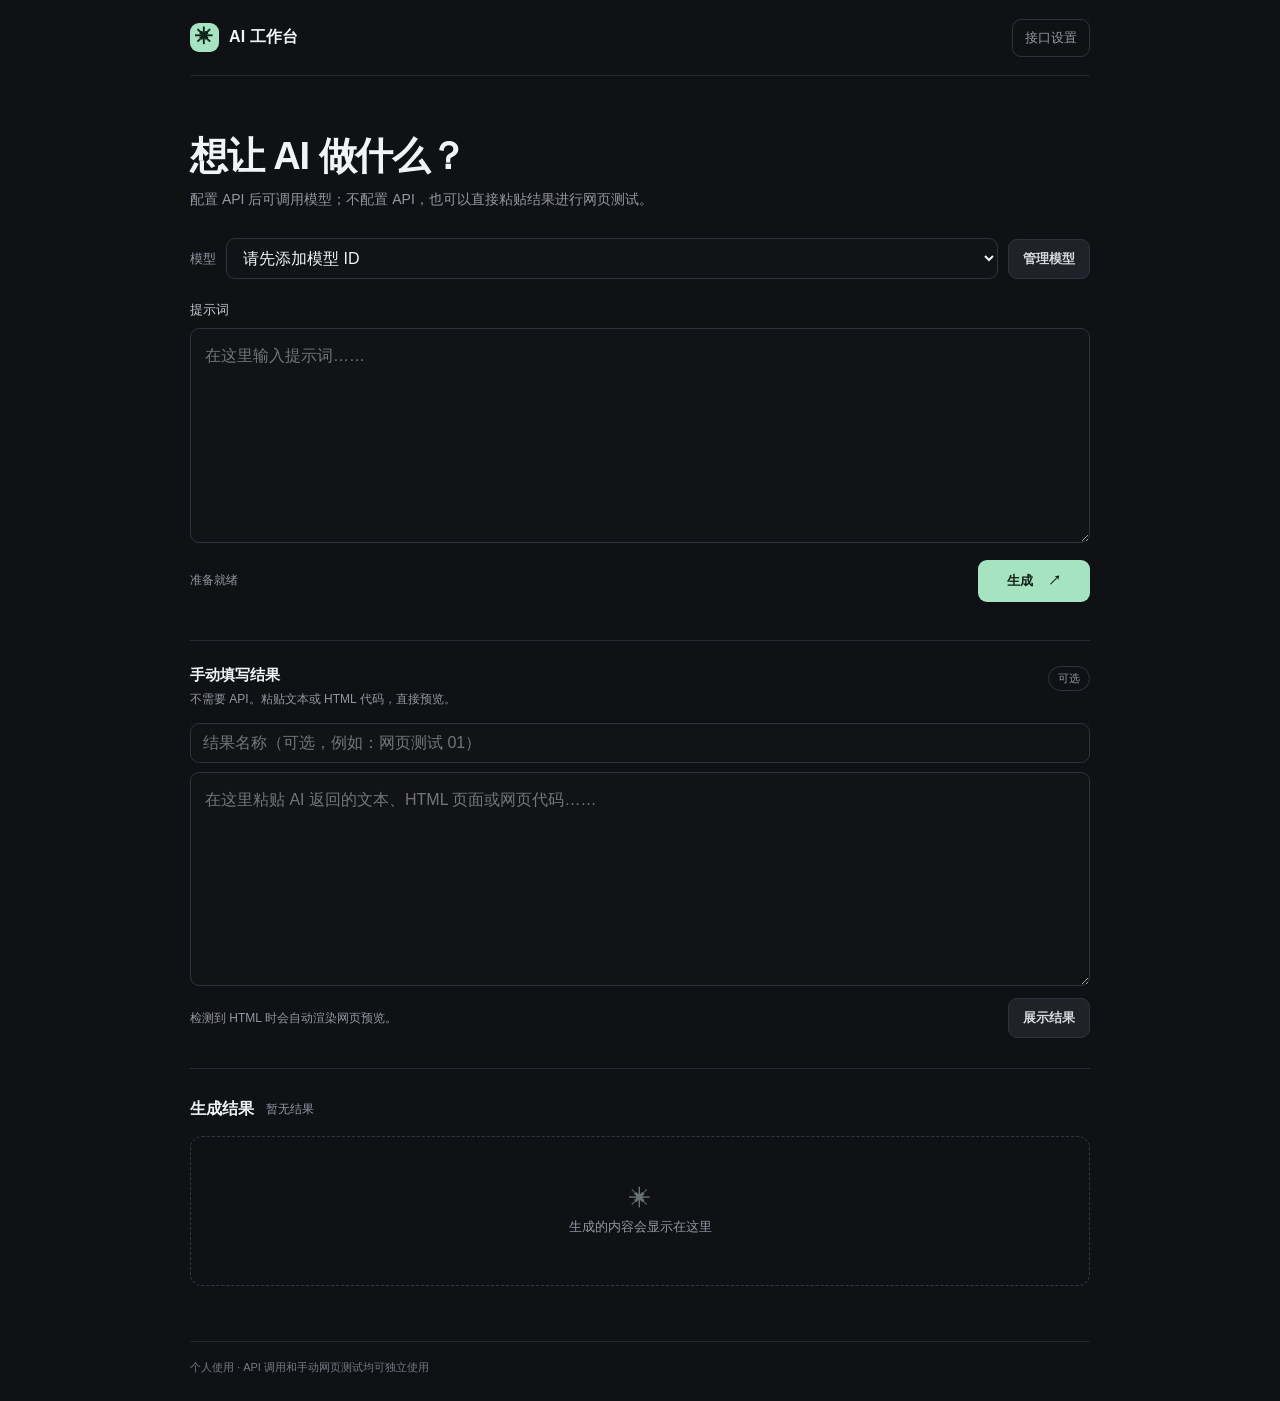
<file: index.html>
<!doctype html>
<html lang="zh-CN">
<head>
  <meta charset="utf-8">
  <meta name="viewport" content="width=device-width,initial-scale=1">
  <meta name="description" content="个人 AI 提示词工作台">
  <title>AI 工作台</title>
  <link rel="stylesheet" href="./workbench.css">
</head>
<body>
  <main class="app">
    <header class="header">
      <div class="brand"><span class="brand-icon">✳</span><span>AI 工作台</span></div>
      <details class="settings" id="settings">
        <summary>接口设置</summary>
        <div class="settings-panel">
          <label>API Base URL<input id="baseUrl" type="url" placeholder="https://api.example.com/v1" autocomplete="url"></label>
          <label>API Key<input id="apiKey" type="password" placeholder="输入你的 API Key" autocomplete="off"></label>
          <button id="saveSettings" class="button secondary" type="button">保存接口设置</button>
          <p id="settingsStatus" class="hint" aria-live="polite">API 为可选项。API Key 只保存在当前浏览器会话。</p>
        </div>
      </details>
    </header>

    <section class="composer" aria-labelledby="pageTitle">
      <h1 id="pageTitle">想让 AI 做什么？</h1>
      <p class="subtitle">配置 API 后可调用模型；不配置 API，也可以直接粘贴结果进行网页测试。</p>

      <div class="model-row">
        <label class="model-select-label" for="modelSelect">模型</label>
        <select id="modelSelect" aria-label="选择模型"></select>
        <button id="manageModels" class="button secondary" type="button">管理模型</button>
      </div>

      <section id="modelManager" class="model-manager" hidden aria-label="模型 ID 管理">
        <div class="manager-title"><strong>模型 ID</strong><span>添加后会保存在当前浏览器</span></div>
        <form id="modelForm" class="add-model-form">
          <input id="newModelId" type="text" placeholder="输入模型 ID，例如 gpt-4.1" autocomplete="off" required>
          <button class="button primary" type="submit">添加模型</button>
        </form>
        <ul id="modelList" class="model-list"></ul>
      </section>

      <label class="prompt-label" for="prompt">提示词</label>
      <textarea id="prompt" rows="7" placeholder="在这里输入提示词……"></textarea>
      <div class="composer-footer">
        <span id="runStatus" class="hint" aria-live="polite">准备就绪</span>
        <button id="generate" class="button primary generate" type="button"><span>生成</span><span aria-hidden="true">↗</span></button>
      </div>
    </section>

    <section class="manual-entry" aria-labelledby="manualTitle">
      <div class="manual-heading">
        <div><h2 id="manualTitle">手动填写结果</h2><p>不需要 API。粘贴文本或 HTML 代码，直接预览。</p></div>
        <span class="optional-tag">可选</span>
      </div>
      <input id="manualLabel" class="manual-label" type="text" placeholder="结果名称（可选，例如：网页测试 01）">
      <textarea id="manualOutput" rows="7" placeholder="在这里粘贴 AI 返回的文本、HTML 页面或网页代码……"></textarea>
      <div class="manual-footer"><span class="hint">检测到 HTML 时会自动渲染网页预览。</span><button id="addManualResult" class="button secondary" type="button">展示结果</button></div>
    </section>

    <section class="results-section" aria-labelledby="resultsTitle">
      <div class="results-heading"><h2 id="resultsTitle">生成结果</h2><span id="resultCount" class="hint">暂无结果</span></div>
      <div id="results" class="results">
        <div class="empty-state"><span>✳</span><p>生成的内容会显示在这里</p></div>
      </div>
    </section>
    <footer>个人使用 · API 调用和手动网页测试均可独立使用</footer>
  </main>
  <script src="./workbench.js" defer></script>
</body>
</html>
</file>
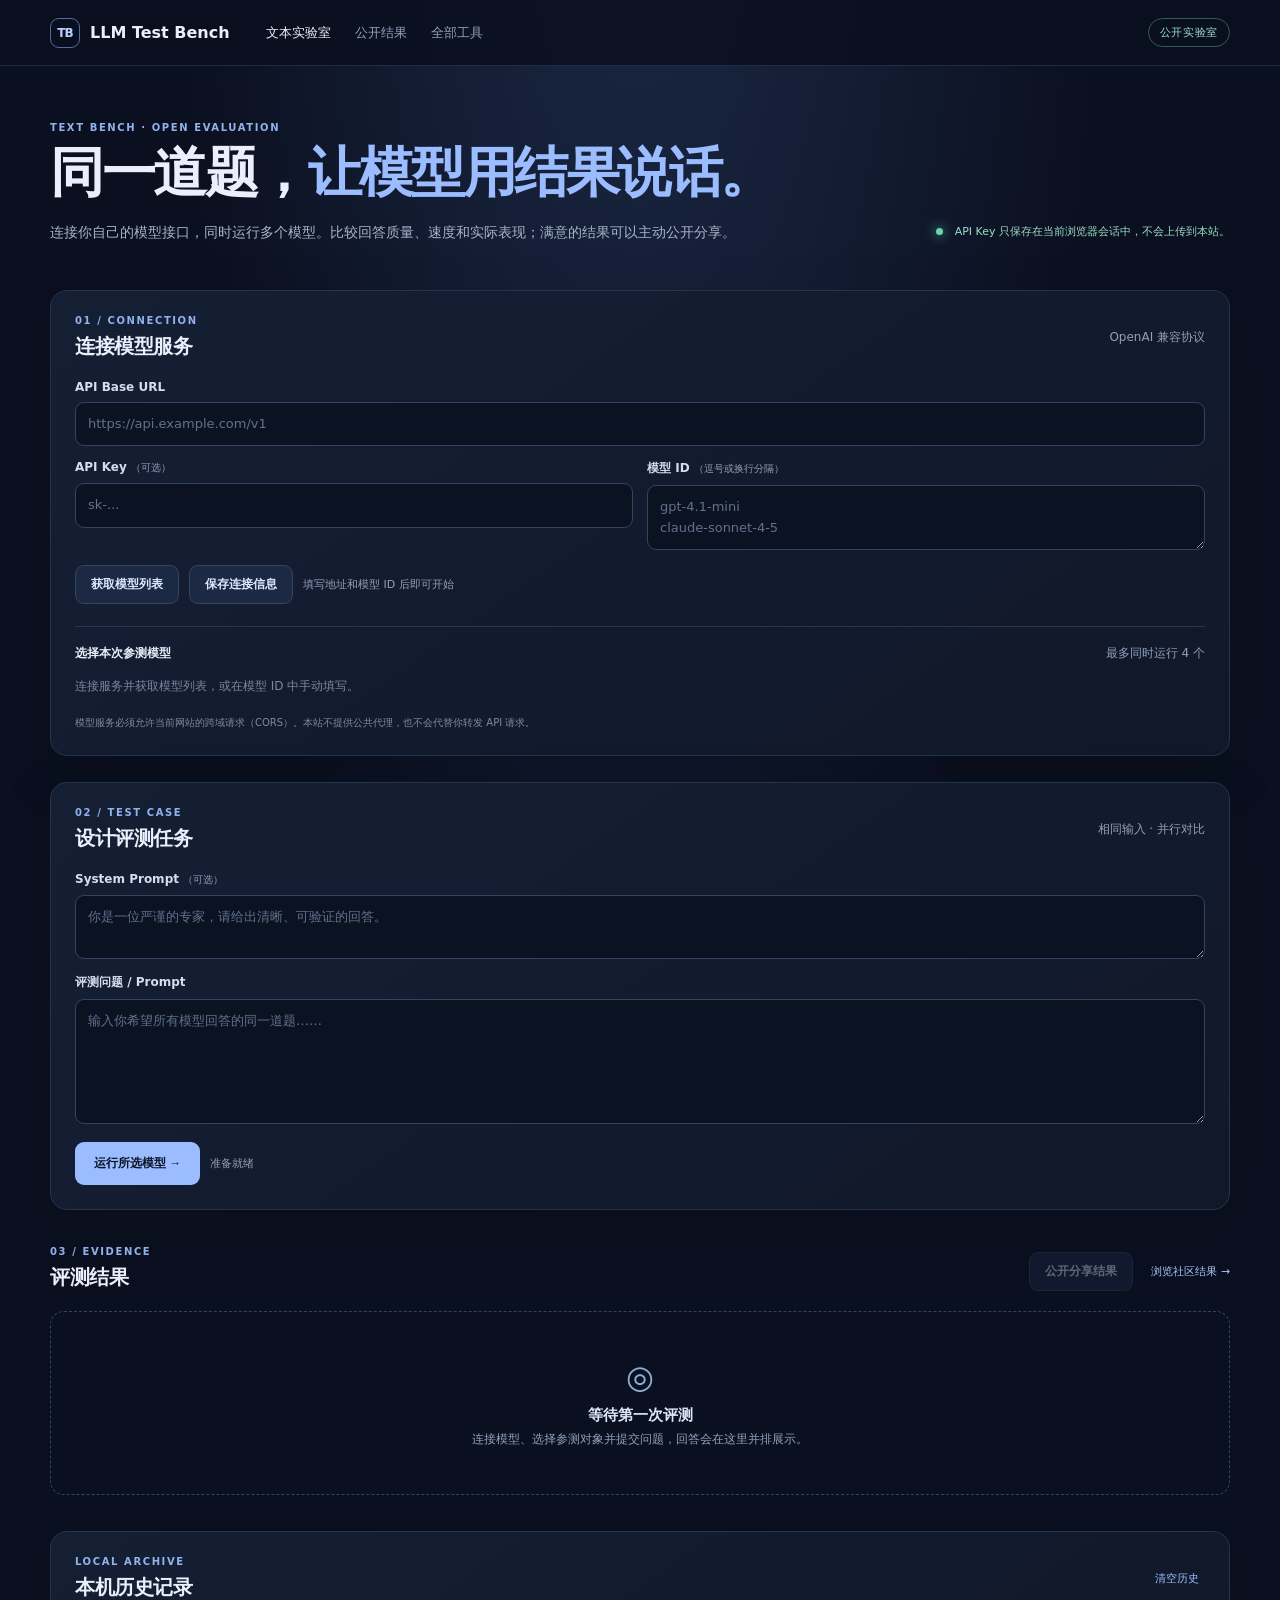
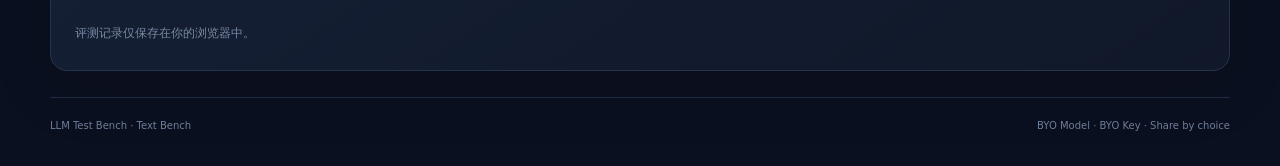
<file: text-bench/index.html>
<!doctype html>
<html lang="zh-CN" data-theme="dark">
<head>
  <meta charset="utf-8">
  <meta name="viewport" content="width=device-width,initial-scale=1">
  <meta name="description" content="公开模型文本评测实验室。使用自己的 OpenAI 兼容 API，同时运行多个模型，比较回答并分享结果。">
  <title>文本评测实验室 · LLM Test Bench</title>
  <link rel="icon" href="../favicon.svg" type="image/svg+xml">
  <link rel="stylesheet" href="./styles.css">
  <script type="module" src="./app.js"></script>
</head>
<body>
  <header class="topbar">
    <a class="brand" href="../"><span class="brand-mark">TB</span><span>LLM Test Bench</span></a>
    <nav><a class="active" href="./">文本实验室</a><a href="../shares.html">公开结果</a><a href="../">全部工具</a></nav>
    <span class="public-tag">公开实验室</span>
  </header>

  <main class="layout">
    <section class="hero">
      <div>
        <p class="eyebrow">TEXT BENCH · OPEN EVALUATION</p>
        <h1>同一道题，<span>让模型用结果说话。</span></h1>
        <p class="hero-copy">连接你自己的模型接口，同时运行多个模型。比较回答质量、速度和实际表现；满意的结果可以主动公开分享。</p>
      </div>
      <div class="hero-note"><span class="dot"></span> API Key 只保存在当前浏览器会话中，不会上传到本站。</div>
    </section>

    <section class="panel provider-panel">
      <div class="section-heading">
        <div><p class="eyebrow">01 / CONNECTION</p><h2>连接模型服务</h2></div>
        <span class="muted">OpenAI 兼容协议</span>
      </div>
      <div class="form-grid">
        <label class="field wide"><span>API Base URL</span><input id="baseUrl" type="url" placeholder="https://api.example.com/v1" autocomplete="url"></label>
        <label class="field"><span>API Key <small>（可选）</small></span><input id="apiKey" type="password" placeholder="sk-..." autocomplete="off"></label>
        <label class="field"><span>模型 ID <small>（逗号或换行分隔）</small></span><textarea id="modelIds" rows="2" placeholder="gpt-4.1-mini&#10;claude-sonnet-4-5"></textarea></label>
      </div>
      <div class="toolbar">
        <button id="fetchModels" class="button secondary" type="button">获取模型列表</button>
        <button id="saveConnection" class="button secondary" type="button">保存连接信息</button>
        <span id="connectionStatus" class="status" role="status">填写地址和模型 ID 后即可开始</span>
      </div>
      <div class="model-picker">
        <div class="picker-heading"><strong>选择本次参测模型</strong><span class="muted">最多同时运行 4 个</span></div>
        <div id="modelChoices" class="model-choices"><p class="empty-inline">连接服务并获取模型列表，或在模型 ID 中手动填写。</p></div>
      </div>
      <p class="fine-print">模型服务必须允许当前网站的跨域请求（CORS）。本站不提供公共代理，也不会代替你转发 API 请求。</p>
    </section>

    <section class="panel prompt-panel">
      <div class="section-heading">
        <div><p class="eyebrow">02 / TEST CASE</p><h2>设计评测任务</h2></div>
        <span class="muted">相同输入 · 并行对比</span>
      </div>
      <label class="field"><span>System Prompt <small>（可选）</small></span><textarea id="systemPrompt" rows="2" placeholder="你是一位严谨的专家，请给出清晰、可验证的回答。"></textarea></label>
      <label class="field"><span>评测问题 / Prompt</span><textarea id="prompt" rows="5" placeholder="输入你希望所有模型回答的同一道题……"></textarea></label>
      <div class="toolbar run-toolbar">
        <button id="runModels" class="button primary" type="button">运行所选模型 <span aria-hidden="true">→</span></button>
        <span id="runStatus" class="status" role="status">准备就绪</span>
      </div>
    </section>

    <section class="results-section">
      <div class="section-heading">
        <div><p class="eyebrow">03 / EVIDENCE</p><h2>评测结果</h2></div>
        <div class="result-actions"><button id="shareResults" class="button secondary" type="button" disabled>公开分享结果</button><a class="text-link" href="../shares.html">浏览社区结果 →</a></div>
      </div>
      <div id="results" class="results-grid"><div class="empty-state"><span class="empty-icon">◎</span><h3>等待第一次评测</h3><p>连接模型、选择参测对象并提交问题，回答会在这里并排展示。</p></div></div>
    </section>

    <section class="panel history-panel">
      <div class="section-heading"><div><p class="eyebrow">LOCAL ARCHIVE</p><h2>本机历史记录</h2></div><button id="clearHistory" class="text-button" type="button">清空历史</button></div>
      <div id="historyList" class="history-list"><p class="empty-inline">评测记录仅保存在你的浏览器中。</p></div>
    </section>

    <footer><span>LLM Test Bench · Text Bench</span><span>BYO Model · BYO Key · Share by choice</span></footer>
  </main>
</body>
</html>
</file>
<file: workbench.css>
:root{color-scheme:dark;--bg:#101114;--panel:#181a1f;--panel2:#202229;--line:#30333c;--text:#f2f3f5;--muted:#9297a3;--accent:#a6e3c1;--accentText:#102219;--danger:#ff8585;font-family:Inter,-apple-system,BlinkMacSystemFont,"Segoe UI",sans-serif}*{box-sizing:border-box}body{margin:0;background:var(--bg);color:var(--text);min-height:100vh}.app{width:min(900px,calc(100% - 36px));margin:0 auto}.header{height:76px;display:flex;align-items:center;justify-content:space-between;border-bottom:1px solid #24262c}.brand{display:flex;align-items:center;gap:10px;font-weight:650;letter-spacing:.2px}.brand-icon{display:grid;place-items:center;width:29px;height:29px;border-radius:9px;background:var(--accent);color:var(--accentText);font-size:18px}.settings{position:relative;color:var(--muted);font-size:13px}.settings summary{cursor:pointer;list-style:none;padding:9px 12px;border:1px solid var(--line);border-radius:9px}.settings summary::-webkit-details-marker{display:none}.settings-panel{position:absolute;z-index:5;right:0;top:42px;width:min(340px,calc(100vw - 40px));padding:16px;background:#202229;border:1px solid var(--line);border-radius:12px;box-shadow:0 18px 50px #0008}.settings-panel label,.prompt-label{display:block;font-size:13px;color:#c7cad1;margin-bottom:8px}.settings-panel input{margin-top:7px}.composer{padding:55px 0 38px;border-bottom:1px solid #292b32}.composer h1{font-size:clamp(27px,5vw,38px);letter-spacing:-1.1px;margin:0 0 9px;font-weight:650}.subtitle{margin:0 0 29px;color:var(--muted);font-size:14px}.model-row{display:flex;align-items:center;gap:10px;margin-bottom:22px}.model-select-label{font-size:13px;color:var(--muted)}select,input,textarea{font:inherit;color:var(--text);background:#111317;border:1px solid var(--line);border-radius:9px;outline:none}select:focus,input:focus,textarea:focus{border-color:#8bc6a7;box-shadow:0 0 0 3px #a6e3c11c}#modelSelect{min-width:0;flex:1;padding:10px 12px}.button{border:0;border-radius:9px;padding:10px 14px;font-weight:600;font-size:13px;cursor:pointer;transition:filter .15s,transform .15s}.button:hover{filter:brightness(1.08)}.button:active{transform:translateY(1px)}.button:disabled{opacity:.55;cursor:wait}.primary{background:var(--accent);color:var(--accentText)}.secondary{background:var(--panel2);border:1px solid var(--line);color:#d8dae0}.model-manager{background:var(--panel);border:1px solid var(--line);border-radius:12px;padding:15px;margin:-7px 0 22px}.manager-title{display:flex;justify-content:space-between;gap:10px;align-items:center;font-size:13px;margin-bottom:12px}.manager-title span{font-size:12px;color:var(--muted)}.add-model-form{display:flex;gap:8px}.add-model-form input{flex:1;min-width:0;padding:10px 12px}.model-list{padding:0;margin:12px 0 0;list-style:none}.model-list li{display:flex;align-items:center;gap:8px;padding:9px 0;border-top:1px solid #2b2e36;font-size:13px}.model-list li span{flex:1;overflow-wrap:anywhere}.model-list button{font-size:12px;padding:6px 9px}.delete-model{color:var(--danger)}.prompt-label{margin-bottom:9px}.prompt-label+textarea{width:100%;padding:14px;resize:vertical;min-height:155px;line-height:1.65}.composer-footer{display:flex;justify-content:space-between;align-items:center;gap:12px;margin-top:13px}.hint{color:var(--muted);font-size:12px}.generate{min-width:112px;display:flex;justify-content:center;gap:15px;align-items:center;padding:12px 16px}.results-section{padding:30px 0 55px}.results-heading{display:flex;align-items:center;gap:12px;margin-bottom:16px}.results-heading h2{font-size:16px;margin:0;font-weight:620}.results{display:grid;gap:15px}.empty-state{border:1px dashed #353842;border-radius:12px;min-height:150px;display:grid;place-content:center;text-align:center;color:var(--muted);gap:6px}.empty-state span{font-size:22px;color:#68716d}.empty-state p{font-size:13px;margin:0}.result-card{background:var(--panel);border:1px solid var(--line);border-radius:12px;overflow:hidden}.result-card header{display:flex;justify-content:space-between;align-items:center;gap:12px;padding:13px 16px;border-bottom:1px solid var(--line)}.result-model{font-size:13px;font-weight:650;overflow-wrap:anywhere}.result-meta{font-size:11px;color:var(--muted);white-space:nowrap}.result-content{padding:18px;line-height:1.75;font-size:14px;overflow-wrap:anywhere;white-space:pre-wrap}.result-content pre{white-space:pre-wrap;margin:0;font:inherit}.html-preview{display:block;width:100%;height:520px;background:white;border:0}.preview-label{padding:9px 15px;background:#202229;color:var(--muted);font-size:11px;border-top:1px solid var(--line)}.error-text{color:var(--danger)}footer{padding:18px 0 26px;border-top:1px solid #24262c;color:#737986;font-size:11px}@media(max-width:600px){.app{width:calc(100% - 28px)}.header{height:65px}.composer{padding-top:38px}.model-row{flex-wrap:wrap}.model-select-label{width:36px}.model-row #modelSelect{flex:1}.model-row #manageModels{width:100%}.manager-title{align-items:flex-start;flex-direction:column;gap:4px}.composer-footer{align-items:flex-end}.generate{min-width:95px}.html-preview{height:420px}}

.raw-output{border-top:1px solid var(--line);padding:0 15px 12px}.raw-output summary{cursor:pointer;color:var(--muted);font-size:12px;padding:10px 0}.raw-output .result-content{padding:8px 0;font-size:12px;color:#c7cad1}

.manual-entry{padding:25px 0 30px;border-bottom:1px solid #292b32}.manual-heading{display:flex;justify-content:space-between;align-items:flex-start;gap:12px;margin-bottom:15px}.manual-heading h2{font-size:15px;margin:0 0 6px;font-weight:620}.manual-heading p{font-size:12px;color:var(--muted);margin:0}.optional-tag{font-size:11px;color:var(--muted);border:1px solid var(--line);border-radius:20px;padding:4px 9px}.manual-label{width:100%;padding:10px 12px;margin-bottom:9px}.manual-entry textarea{display:block;width:100%;padding:14px;resize:vertical;min-height:140px;line-height:1.65}.manual-footer{display:flex;justify-content:space-between;align-items:center;gap:12px;margin-top:12px}@media(max-width:600px){.manual-footer{align-items:flex-end}.manual-footer .hint{max-width:60%}}
</file>
<file: text-bench/styles.css>
:root{color-scheme:dark;--bg:#0b1020;--panel:#121a2d;--panel2:#0e1729;--line:#26334c;--text:#eaf0fb;--muted:#91a0b9;--accent:#9bbcff;--accent2:#6f9cff;--good:#76d6b0;--bad:#ff8d9a;font-family:Inter,ui-sans-serif,system-ui,-apple-system,BlinkMacSystemFont,"Segoe UI",sans-serif}
*{box-sizing:border-box}body{margin:0;background:radial-gradient(ellipse at 50% -20%,#1c2a48 0,transparent 52%),var(--bg);color:var(--text);min-height:100vh}
a{color:inherit;text-decoration:none}.topbar{height:66px;border-bottom:1px solid #202c43;display:flex;align-items:center;padding:0 max(24px,calc((100vw - 1180px)/2));gap:36px;background:#0b1020dd;position:sticky;top:0;z-index:5;backdrop-filter:blur(16px)}
.brand{display:flex;align-items:center;gap:10px;font-weight:700;white-space:nowrap}.brand-mark{display:grid;place-items:center;width:30px;height:30px;border:1px solid #536d9a;border-radius:9px;color:#b7d0ff;font-size:12px;letter-spacing:-1px}
nav{display:flex;gap:24px;color:var(--muted);font-size:13px}nav a:hover,nav a.active{color:var(--text)}.public-tag{margin-left:auto;border:1px solid #335b58;color:#9ce2cb;border-radius:99px;padding:6px 11px;font-size:11px;letter-spacing:.06em}
.layout{width:min(1180px,calc(100% - 40px));margin:0 auto}.hero{padding:56px 0 30px;display:flex;justify-content:space-between;align-items:end;gap:30px}.eyebrow{font-size:10px;letter-spacing:.16em;color:#91b2ec;font-weight:700;margin:0 0 11px}.hero h1{font-size:clamp(32px,5vw,54px);letter-spacing:-.045em;line-height:1.07;margin:0;max-width:780px}.hero h1 span{color:#9bbcff}.hero-copy{color:#a7b4c9;max-width:700px;line-height:1.75;font-size:14px;margin:18px 0 0}.hero-note{font-size:11px;color:#9bdcc5;white-space:nowrap;padding-bottom:5px}.dot{display:inline-block;width:7px;height:7px;border-radius:50%;background:#68d7ac;margin-right:8px;box-shadow:0 0 12px #68d7ac}
.panel{background:linear-gradient(145deg,#151f34,#101829);border:1px solid var(--line);border-radius:17px;padding:24px;margin:16px 0 26px;box-shadow:0 18px 60px #0002}.section-heading{display:flex;justify-content:space-between;align-items:center;gap:16px;margin-bottom:20px}.section-heading h2{font-size:20px;letter-spacing:-.025em;margin:0}.section-heading .eyebrow{margin-bottom:7px}.muted{color:var(--muted);font-size:12px}
.form-grid{display:grid;grid-template-columns:1fr 1fr;gap:14px}.field{display:flex;flex-direction:column;gap:8px;min-width:0}.field.wide{grid-column:1/-1}.field>span{font-size:12px;font-weight:650;color:#d5deee}.field small{font-weight:400;color:var(--muted)}
input,textarea{width:100%;background:#0b1323;border:1px solid #34435f;color:var(--text);border-radius:9px;padding:11px 12px;font:inherit;font-size:13px;outline:none;resize:vertical;line-height:1.55}input:focus,textarea:focus{border-color:#789de2;box-shadow:0 0 0 3px #789de21c}input::placeholder,textarea::placeholder{color:#61718b}
.toolbar{display:flex;align-items:center;gap:10px;flex-wrap:wrap;margin-top:15px}.button{border:1px solid transparent;border-radius:9px;padding:10px 15px;font-size:12px;font-weight:700;cursor:pointer;transition:.15s}.button:disabled{opacity:.4;cursor:not-allowed}.button.primary{background:#9bbcff;color:#0b1425}.button.primary:hover:not(:disabled){background:#b6ceff;transform:translateY(-1px)}.button.secondary{background:#1b2942;border-color:#334563;color:#dce8ff}.button.secondary:hover:not(:disabled){background:#253756}.status{font-size:11px;color:var(--muted)}.status.error{color:var(--bad)}.status.success{color:var(--good)}
.model-picker{margin-top:22px;padding-top:18px;border-top:1px solid #293650}.picker-heading{display:flex;justify-content:space-between;align-items:center;font-size:12px;margin-bottom:12px}.model-choices{display:flex;flex-wrap:wrap;gap:8px}.model-chip{display:flex;align-items:center;gap:8px;border:1px solid #35435d;background:#0d1729;border-radius:8px;padding:8px 11px;font-size:11px;color:#c5d2e8;max-width:100%}.model-chip input{width:auto;accent-color:#9bbcff;margin:0}.model-chip span{overflow-wrap:anywhere}.empty-inline{color:#7888a2;font-size:12px;margin:4px 0}.fine-print{font-size:10px;color:#7d8ba2;margin:16px 0 0;line-height:1.6}
.prompt-panel .field+.field{margin-top:15px}.run-toolbar{margin-top:18px}.run-toolbar .button{padding:12px 18px}.results-section{margin:36px 0}.results-section>.section-heading{align-items:end}.result-actions{display:flex;align-items:center;gap:18px}.text-link{font-size:11px;color:#a9c4f6}.text-link:hover{text-decoration:underline}.results-grid{display:grid;grid-template-columns:repeat(auto-fit,minmax(min(100%,330px),1fr));gap:14px}
.empty-state{grid-column:1/-1;text-align:center;padding:46px 20px;border:1px dashed #34435f;border-radius:14px;color:var(--muted)}.empty-icon{font-size:32px;color:#8eabd9}.empty-state h3{font-size:15px;color:#dce6f7;margin:10px 0 6px}.empty-state p{font-size:12px;margin:0}
.result-card{background:#111b2e;border:1px solid #2b3953;border-radius:14px;overflow:hidden;min-width:0}.result-head{padding:15px 16px;border-bottom:1px solid #2b3953;display:flex;align-items:center;justify-content:space-between;gap:10px}.result-model{font-size:13px;font-weight:700;overflow-wrap:anywhere}.result-meta{font-size:10px;color:var(--muted);margin-top:5px}.result-state{font-size:10px;color:#9fc2ff}.result-state.error{color:var(--bad)}.result-body{padding:16px;min-height:150px}.result-body pre{white-space:pre-wrap;overflow-wrap:anywhere;font:12px/1.75 ui-monospace,SFMono-Regular,Consolas,monospace;color:#d7e1f1;margin:0;max-height:460px;overflow:auto}.result-placeholder{font-size:12px;color:#73839d}.rating-row{padding:12px 16px;border-top:1px solid #2b3953;display:flex;align-items:center;gap:10px;color:var(--muted);font-size:11px}.rating-row select{margin-left:auto;background:#0b1323;border:1px solid #34435f;color:var(--text);border-radius:7px;padding:5px 8px}
.history-panel{margin-top:35px}.text-button{background:none;border:0;color:#9bbcff;cursor:pointer;font-size:11px}.history-list{display:flex;flex-direction:column;gap:8px}.history-item{display:flex;align-items:center;justify-content:space-between;gap:12px;background:#0d1728;border:1px solid #273650;border-radius:9px;padding:11px 13px}.history-item strong{font-size:11px;display:block}.history-item small{font-size:10px;color:var(--muted)}.history-item button{background:none;border:1px solid #34435f;color:#b9cbed;border-radius:7px;padding:6px 9px;font-size:10px;cursor:pointer}
footer{border-top:1px solid #202c43;padding:22px 0 35px;display:flex;justify-content:space-between;color:#6e7e98;font-size:10px}
@media(max-width:700px){.topbar{padding:0 16px;gap:16px}.topbar nav{gap:12px;font-size:11px}.brand>span:last-child{display:none}.public-tag{font-size:9px;padding:5px 8px}.layout{width:calc(100% - 28px)}.hero{padding:38px 0 22px;display:block}.hero-note{margin-top:18px;white-space:normal}.panel{padding:17px}.form-grid{grid-template-columns:1fr}.field.wide{grid-column:auto}.section-heading{align-items:flex-start}.section-heading h2{font-size:18px}.result-actions{align-items:flex-end;flex-direction:column;gap:9px}.results-section>.section-heading{align-items:flex-start}.results-grid{grid-template-columns:1fr}footer{gap:12px;flex-direction:column}}
</file>
